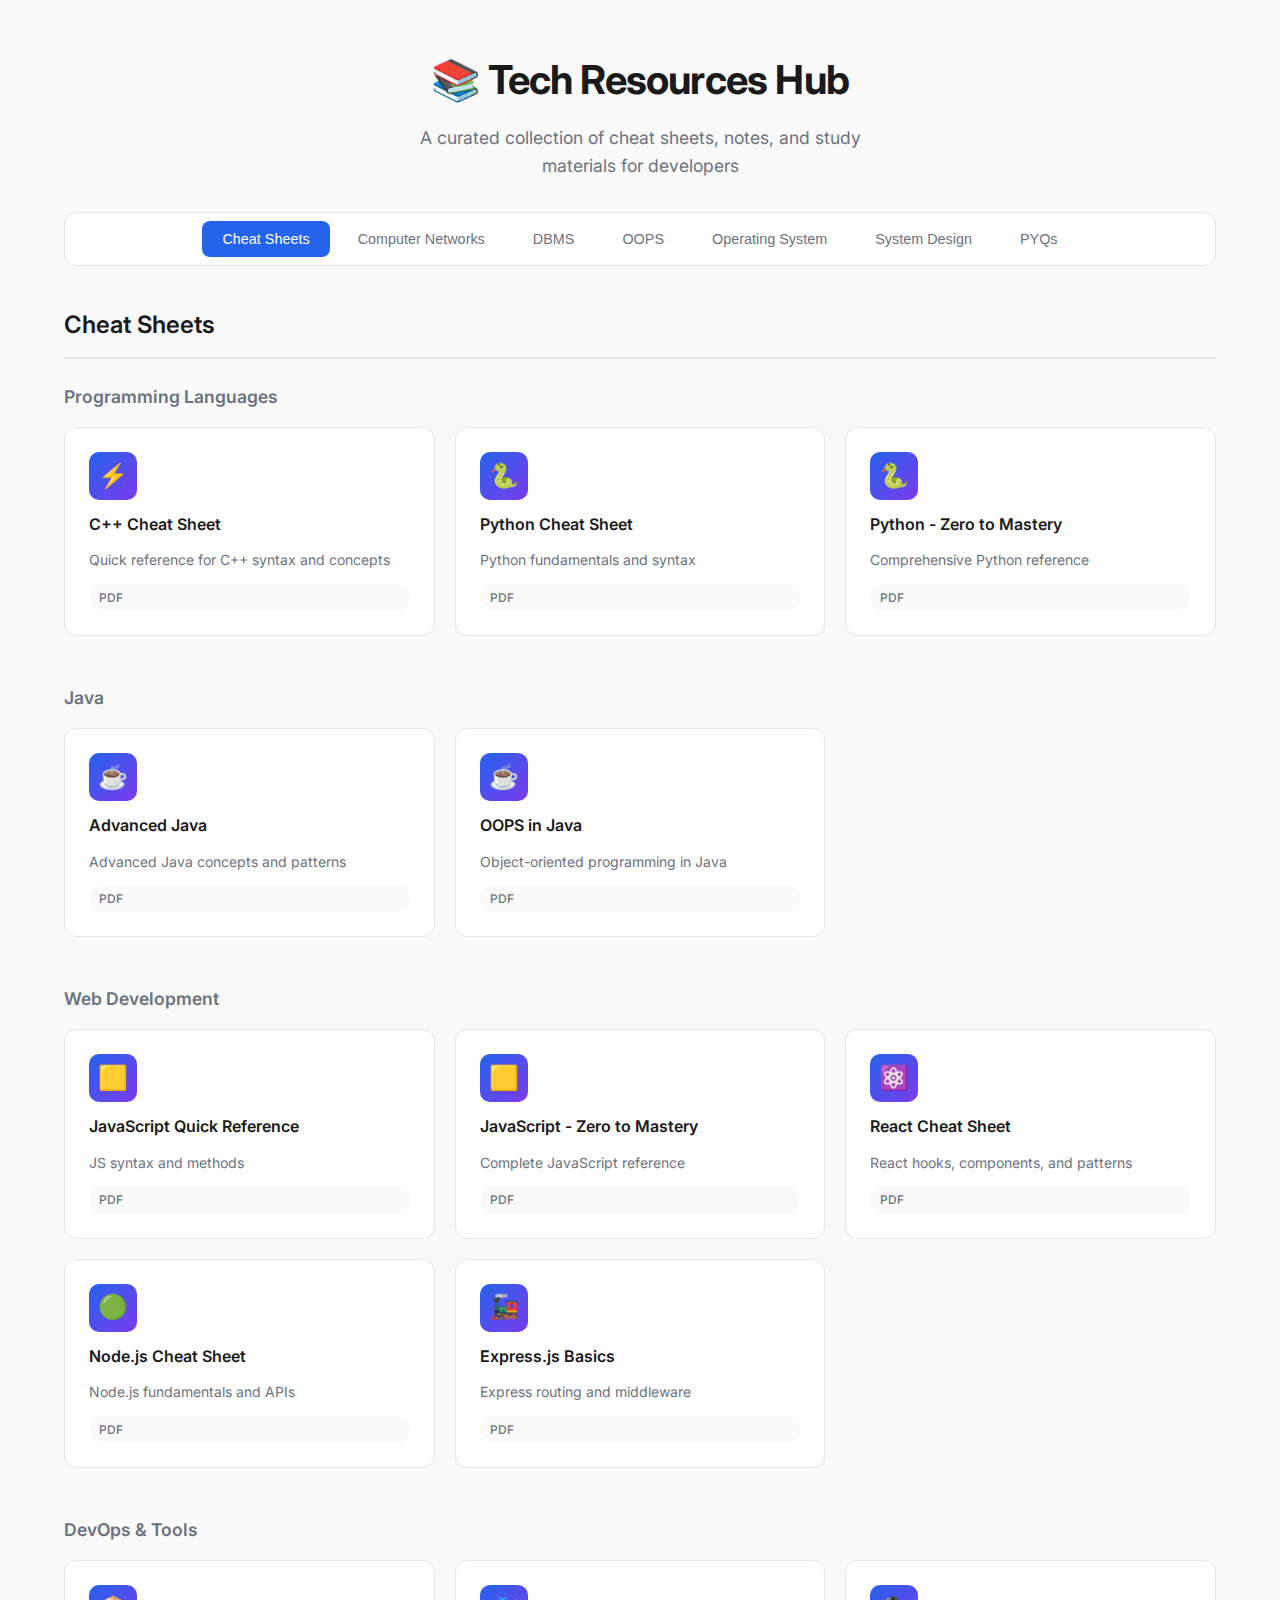
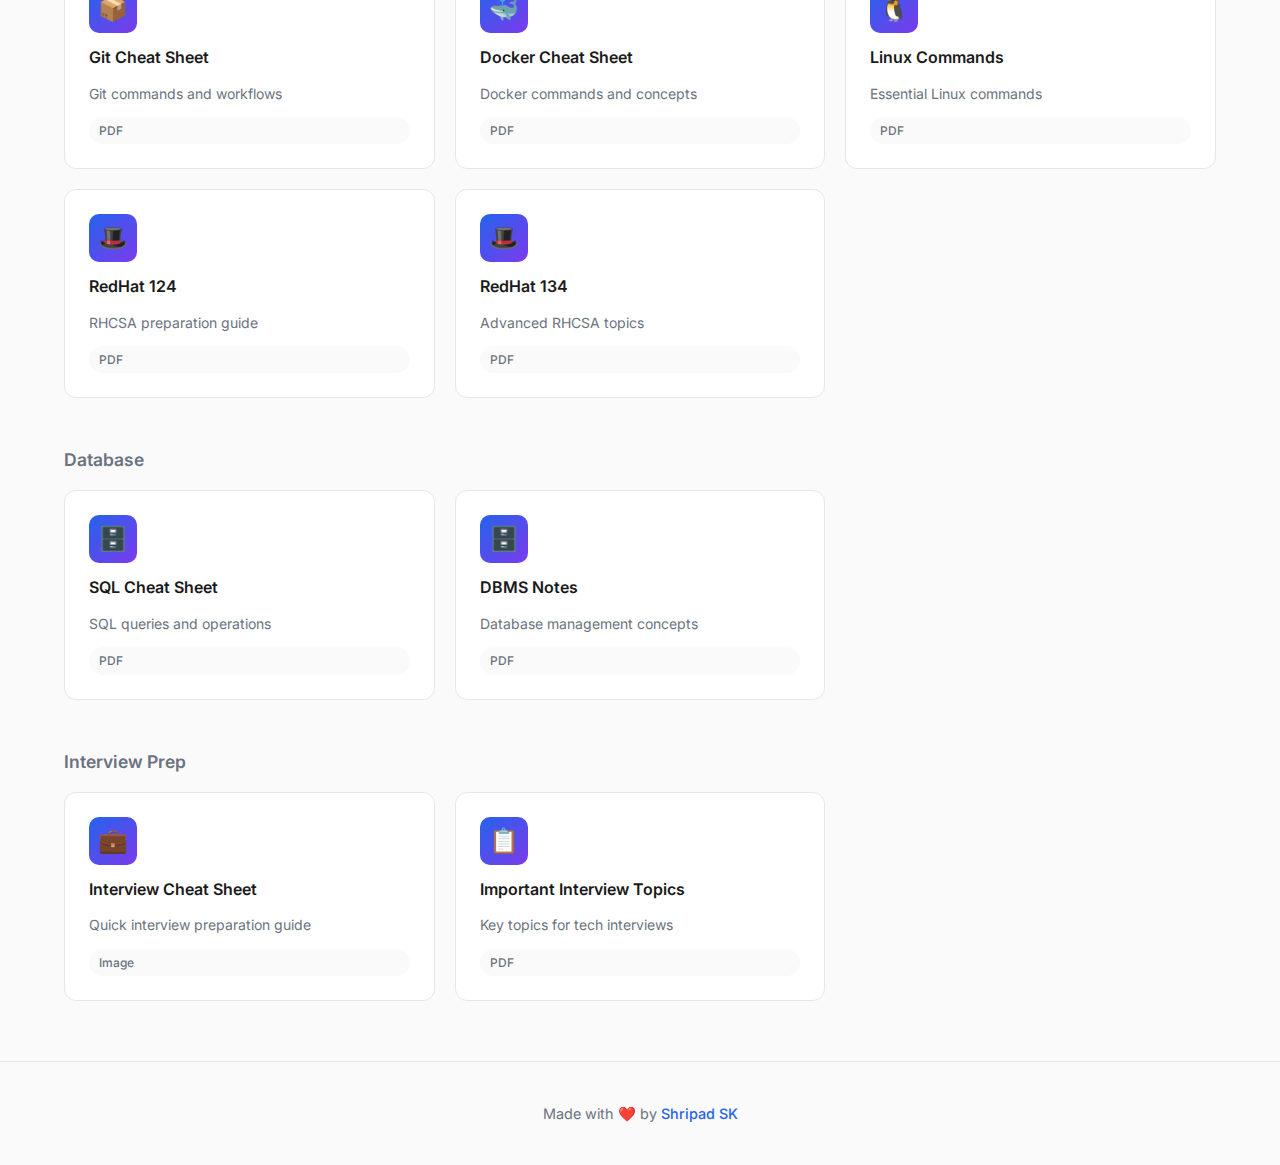
<file: index.html>
<!DOCTYPE html>
<html lang="en">
<head>
    <meta charset="UTF-8">
    <meta name="viewport" content="width=device-width, initial-scale=1.0">
    <title>Tech Resources Hub</title>
    <link rel="preconnect" href="https://fonts.googleapis.com">
    <link rel="preconnect" href="https://fonts.gstatic.com" crossorigin>
    <link href="https://fonts.googleapis.com/css2?family=Inter:wght@300;400;500;600;700&display=swap" rel="stylesheet">
    <style>
        * {
            margin: 0;
            padding: 0;
            box-sizing: border-box;
        }

        :root {
            --bg-primary: #fafafa;
            --bg-secondary: #ffffff;
            --text-primary: #1a1a1a;
            --text-secondary: #6b7280;
            --accent: #2563eb;
            --accent-hover: #1d4ed8;
            --border: #e5e7eb;
            --shadow: 0 1px 3px rgba(0,0,0,0.08);
            --shadow-hover: 0 4px 12px rgba(0,0,0,0.1);
        }

        body {
            font-family: 'Inter', -apple-system, BlinkMacSystemFont, sans-serif;
            background: var(--bg-primary);
            color: var(--text-primary);
            line-height: 1.6;
            min-height: 100vh;
        }

        .container {
            max-width: 1200px;
            margin: 0 auto;
            padding: 0 24px;
        }

        /* Header */
        header {
            padding: 48px 0 32px;
            text-align: center;
        }

        header h1 {
            font-size: 2.5rem;
            font-weight: 700;
            letter-spacing: -0.02em;
            margin-bottom: 12px;
        }

        header p {
            color: var(--text-secondary);
            font-size: 1.1rem;
            max-width: 500px;
            margin: 0 auto;
        }

        /* Navigation */
        .nav-tabs {
            display: flex;
            justify-content: center;
            gap: 8px;
            flex-wrap: wrap;
            margin-bottom: 40px;
            padding: 8px;
            background: var(--bg-secondary);
            border-radius: 12px;
            border: 1px solid var(--border);
        }

        .nav-tab {
            padding: 10px 20px;
            border: none;
            background: transparent;
            color: var(--text-secondary);
            font-size: 0.9rem;
            font-weight: 500;
            cursor: pointer;
            border-radius: 8px;
            transition: all 0.2s ease;
        }

        .nav-tab:hover {
            color: var(--text-primary);
            background: var(--bg-primary);
        }

        .nav-tab.active {
            background: var(--accent);
            color: white;
        }

        /* Sections */
        .section {
            display: none;
            animation: fadeIn 0.3s ease;
        }

        .section.active {
            display: block;
        }

        @keyframes fadeIn {
            from { opacity: 0; transform: translateY(10px); }
            to { opacity: 1; transform: translateY(0); }
        }

        .section-title {
            font-size: 1.5rem;
            font-weight: 600;
            margin-bottom: 24px;
            padding-bottom: 12px;
            border-bottom: 2px solid var(--border);
        }

        /* Resource Grid */
        .resource-grid {
            display: grid;
            grid-template-columns: repeat(auto-fill, minmax(280px, 1fr));
            gap: 20px;
            margin-bottom: 48px;
        }

        .resource-card {
            background: var(--bg-secondary);
            border: 1px solid var(--border);
            border-radius: 12px;
            padding: 24px;
            text-decoration: none;
            color: inherit;
            transition: all 0.2s ease;
            display: flex;
            flex-direction: column;
            gap: 12px;
        }

        .resource-card:hover {
            border-color: var(--accent);
            box-shadow: var(--shadow-hover);
            transform: translateY(-2px);
        }

        .resource-icon {
            width: 48px;
            height: 48px;
            background: linear-gradient(135deg, var(--accent), #7c3aed);
            border-radius: 10px;
            display: flex;
            align-items: center;
            justify-content: center;
            font-size: 1.5rem;
        }

        .resource-card h3 {
            font-size: 1rem;
            font-weight: 600;
        }

        .resource-card p {
            font-size: 0.875rem;
            color: var(--text-secondary);
        }

        .resource-tag {
            display: inline-block;
            padding: 4px 10px;
            background: var(--bg-primary);
            border-radius: 20px;
            font-size: 0.75rem;
            color: var(--text-secondary);
            font-weight: 500;
        }

        /* Subsection */
        .subsection {
            margin-bottom: 32px;
        }

        .subsection-title {
            font-size: 1.1rem;
            font-weight: 600;
            color: var(--text-secondary);
            margin-bottom: 16px;
        }

        /* Footer */
        footer {
            text-align: center;
            padding: 40px 0;
            border-top: 1px solid var(--border);
            margin-top: 60px;
        }

        footer p {
            color: var(--text-secondary);
            font-size: 0.9rem;
        }

        footer a {
            color: var(--accent);
            text-decoration: none;
            font-weight: 500;
        }

        footer a:hover {
            text-decoration: underline;
        }

        .heart {
            color: #ef4444;
        }

        /* Responsive */
        @media (max-width: 640px) {
            header h1 {
                font-size: 1.75rem;
            }
            
            .nav-tabs {
                gap: 4px;
            }
            
            .nav-tab {
                padding: 8px 14px;
                font-size: 0.8rem;
            }
            
            .resource-grid {
                grid-template-columns: 1fr;
            }
        }
    </style>
</head>
<body>
    <div class="container">
        <header>
            <h1>📚 Tech Resources Hub</h1>
            <p>A curated collection of cheat sheets, notes, and study materials for developers</p>
        </header>

        <nav class="nav-tabs">
            <button class="nav-tab active" data-section="cheatsheets">Cheat Sheets</button>
            <button class="nav-tab" data-section="cn">Computer Networks</button>
            <button class="nav-tab" data-section="dbms">DBMS</button>
            <button class="nav-tab" data-section="oops">OOPS</button>
            <button class="nav-tab" data-section="os">Operating System</button>
            <button class="nav-tab" data-section="systemdesign">System Design</button>
            <button class="nav-tab" data-section="pyq">PYQs</button>
        </nav>

        <!-- Cheat Sheets Section -->
        <section id="cheatsheets" class="section active">
            <h2 class="section-title">Cheat Sheets</h2>
            
            <div class="subsection">
                <h3 class="subsection-title">Programming Languages</h3>
                <div class="resource-grid">
                    <a href="CheatSheets/c++.pdf" class="resource-card" target="_blank">
                        <div class="resource-icon">⚡</div>
                        <h3>C++ Cheat Sheet</h3>
                        <p>Quick reference for C++ syntax and concepts</p>
                        <span class="resource-tag">PDF</span>
                    </a>
                    <a href="CheatSheets/python.pdf" class="resource-card" target="_blank">
                        <div class="resource-icon">🐍</div>
                        <h3>Python Cheat Sheet</h3>
                        <p>Python fundamentals and syntax</p>
                        <span class="resource-tag">PDF</span>
                    </a>
                    <a href="CheatSheets/Python_Cheatsheet_Zero_To_Mastery_V1.05 (1).pdf" class="resource-card" target="_blank">
                        <div class="resource-icon">🐍</div>
                        <h3>Python - Zero to Mastery</h3>
                        <p>Comprehensive Python reference</p>
                        <span class="resource-tag">PDF</span>
                    </a>
                </div>
            </div>

            <div class="subsection">
                <h3 class="subsection-title">Java</h3>
                <div class="resource-grid">
                    <a href="CheatSheets/Advance_Java.pdf" class="resource-card" target="_blank">
                        <div class="resource-icon">☕</div>
                        <h3>Advanced Java</h3>
                        <p>Advanced Java concepts and patterns</p>
                        <span class="resource-tag">PDF</span>
                    </a>
                    <a href="CheatSheets/OOPS JAVA.pdf" class="resource-card" target="_blank">
                        <div class="resource-icon">☕</div>
                        <h3>OOPS in Java</h3>
                        <p>Object-oriented programming in Java</p>
                        <span class="resource-tag">PDF</span>
                    </a>
                </div>
            </div>

            <div class="subsection">
                <h3 class="subsection-title">Web Development</h3>
                <div class="resource-grid">
                    <a href="CheatSheets/JavaScript Cheat Sheet & Quick Reference.pdf" class="resource-card" target="_blank">
                        <div class="resource-icon">🟨</div>
                        <h3>JavaScript Quick Reference</h3>
                        <p>JS syntax and methods</p>
                        <span class="resource-tag">PDF</span>
                    </a>
                    <a href="CheatSheets/Javascript_Cheatsheet_Zero_To_Mastery_V11.pdf" class="resource-card" target="_blank">
                        <div class="resource-icon">🟨</div>
                        <h3>JavaScript - Zero to Mastery</h3>
                        <p>Complete JavaScript reference</p>
                        <span class="resource-tag">PDF</span>
                    </a>
                    <a href="CheatSheets/React_Cheatsheet_Zero_To_Mastery_V1.02.pdf" class="resource-card" target="_blank">
                        <div class="resource-icon">⚛️</div>
                        <h3>React Cheat Sheet</h3>
                        <p>React hooks, components, and patterns</p>
                        <span class="resource-tag">PDF</span>
                    </a>
                    <a href="CheatSheets/Node_JS_Cheatsheet_Zero_To_Mastery_V1.01.pdf" class="resource-card" target="_blank">
                        <div class="resource-icon">🟢</div>
                        <h3>Node.js Cheat Sheet</h3>
                        <p>Node.js fundamentals and APIs</p>
                        <span class="resource-tag">PDF</span>
                    </a>
                    <a href="CheatSheets/Express.js Basics Cheat Sheet.pdf" class="resource-card" target="_blank">
                        <div class="resource-icon">🚂</div>
                        <h3>Express.js Basics</h3>
                        <p>Express routing and middleware</p>
                        <span class="resource-tag">PDF</span>
                    </a>
                </div>
            </div>

            <div class="subsection">
                <h3 class="subsection-title">DevOps & Tools</h3>
                <div class="resource-grid">
                    <a href="CheatSheets/git-cheat-sheet.pdf" class="resource-card" target="_blank">
                        <div class="resource-icon">📦</div>
                        <h3>Git Cheat Sheet</h3>
                        <p>Git commands and workflows</p>
                        <span class="resource-tag">PDF</span>
                    </a>
                    <a href="CheatSheets/Docker.pdf" class="resource-card" target="_blank">
                        <div class="resource-icon">🐳</div>
                        <h3>Docker Cheat Sheet</h3>
                        <p>Docker commands and concepts</p>
                        <span class="resource-tag">PDF</span>
                    </a>
                    <a href="CheatSheets/Linux.pdf" class="resource-card" target="_blank">
                        <div class="resource-icon">🐧</div>
                        <h3>Linux Commands</h3>
                        <p>Essential Linux commands</p>
                        <span class="resource-tag">PDF</span>
                    </a>
                    <a href="CheatSheets/Redhat 124.pdf" class="resource-card" target="_blank">
                        <div class="resource-icon">🎩</div>
                        <h3>RedHat 124</h3>
                        <p>RHCSA preparation guide</p>
                        <span class="resource-tag">PDF</span>
                    </a>
                    <a href="CheatSheets/Redhat 134.pdf" class="resource-card" target="_blank">
                        <div class="resource-icon">🎩</div>
                        <h3>RedHat 134</h3>
                        <p>Advanced RHCSA topics</p>
                        <span class="resource-tag">PDF</span>
                    </a>
                </div>
            </div>

            <div class="subsection">
                <h3 class="subsection-title">Database</h3>
                <div class="resource-grid">
                    <a href="CheatSheets/SQL_Cheatsheet_Zero_To_Mastery_V1.01.pdf" class="resource-card" target="_blank">
                        <div class="resource-icon">🗄️</div>
                        <h3>SQL Cheat Sheet</h3>
                        <p>SQL queries and operations</p>
                        <span class="resource-tag">PDF</span>
                    </a>
                    <a href="CheatSheets/DBMS (R22A0504).pdf" class="resource-card" target="_blank">
                        <div class="resource-icon">🗄️</div>
                        <h3>DBMS Notes</h3>
                        <p>Database management concepts</p>
                        <span class="resource-tag">PDF</span>
                    </a>
                </div>
            </div>

            <div class="subsection">
                <h3 class="subsection-title">Interview Prep</h3>
                <div class="resource-grid">
                    <a href="CheatSheets/Interview_CheatSheet.webp" class="resource-card" target="_blank">
                        <div class="resource-icon">💼</div>
                        <h3>Interview Cheat Sheet</h3>
                        <p>Quick interview preparation guide</p>
                        <span class="resource-tag">Image</span>
                    </a>
                    <a href="Important topics interview.pdf" class="resource-card" target="_blank">
                        <div class="resource-icon">📋</div>
                        <h3>Important Interview Topics</h3>
                        <p>Key topics for tech interviews</p>
                        <span class="resource-tag">PDF</span>
                    </a>
                </div>
            </div>
        </section>

        <!-- Computer Networks Section -->
        <section id="cn" class="section">
            <h2 class="section-title">Computer Networks</h2>
            <div class="resource-grid">
                <a href="Computer Network Resources/CN Written notes/" class="resource-card" target="_blank">
                    <div class="resource-icon">📝</div>
                    <h3>CN Written Notes</h3>
                    <p>Handwritten notes for Computer Networks</p>
                    <span class="resource-tag">Folder</span>
                </a>
                <a href="Computer Network Resources/Quick Guide/" class="resource-card" target="_blank">
                    <div class="resource-icon">⚡</div>
                    <h3>Quick Guide</h3>
                    <p>Quick reference for CN concepts</p>
                    <span class="resource-tag">Folder</span>
                </a>
            </div>
        </section>

        <!-- DBMS Section -->
        <section id="dbms" class="section">
            <h2 class="section-title">Database Management System</h2>
            <div class="resource-grid">
                <a href="DBMS/DBMS Quick Guide/" class="resource-card" target="_blank">
                    <div class="resource-icon">⚡</div>
                    <h3>DBMS Quick Guide</h3>
                    <p>Quick reference for DBMS concepts</p>
                    <span class="resource-tag">Folder</span>
                </a>
                <a href="DBMS/DBMS Written notes/" class="resource-card" target="_blank">
                    <div class="resource-icon">📝</div>
                    <h3>DBMS Written Notes</h3>
                    <p>Handwritten notes for DBMS</p>
                    <span class="resource-tag">Folder</span>
                </a>
            </div>
        </section>

        <!-- OOPS Section -->
        <section id="oops" class="section">
            <h2 class="section-title">Object-Oriented Programming</h2>
            <div class="resource-grid">
                <a href="OOPS Resources/OOPS revise.pdf" class="resource-card" target="_blank">
                    <div class="resource-icon">📖</div>
                    <h3>OOPS Revision</h3>
                    <p>Quick revision notes for OOPS</p>
                    <span class="resource-tag">PDF</span>
                </a>
                <a href="OOPS Resources/Interview Questions/" class="resource-card" target="_blank">
                    <div class="resource-icon">💼</div>
                    <h3>Interview Questions</h3>
                    <p>OOPS interview questions collection</p>
                    <span class="resource-tag">Folder</span>
                </a>
                <a href="OOPS Resources/Topic-wise notes/" class="resource-card" target="_blank">
                    <div class="resource-icon">📚</div>
                    <h3>Topic-wise Notes</h3>
                    <p>Detailed notes organized by topic</p>
                    <span class="resource-tag">Folder</span>
                </a>
            </div>
        </section>

        <!-- OS Section -->
        <section id="os" class="section">
            <h2 class="section-title">Operating System</h2>
            <div class="resource-grid">
                <a href="Operating System Resources/" class="resource-card" target="_blank">
                    <div class="resource-icon">💻</div>
                    <h3>OS Resources</h3>
                    <p>Operating System study materials</p>
                    <span class="resource-tag">Folder</span>
                </a>
            </div>
        </section>

        <!-- System Design Section -->
        <section id="systemdesign" class="section">
            <h2 class="section-title">System Design</h2>
            <div class="resource-grid">
                <a href="system-design.pdf" class="resource-card" target="_blank">
                    <div class="resource-icon">🏗️</div>
                    <h3>System Design Guide</h3>
                    <p>Comprehensive system design concepts</p>
                    <span class="resource-tag">PDF</span>
                </a>
                <a href="System Design Resources/" class="resource-card" target="_blank">
                    <div class="resource-icon">📁</div>
                    <h3>Additional Resources</h3>
                    <p>More system design materials</p>
                    <span class="resource-tag">Folder</span>
                </a>
            </div>
        </section>

        <!-- PYQ Section -->
        <section id="pyq" class="section">
            <h2 class="section-title">Previous Year Questions</h2>
            <div class="resource-grid">
                <a href="PYQ With Answers - MITAOE/" class="resource-card" target="_blank">
                    <div class="resource-icon">📄</div>
                    <h3>PYQ with Answers - MITAOE</h3>
                    <p>Previous year questions with solutions</p>
                    <span class="resource-tag">Folder</span>
                </a>
            </div>
        </section>
    </div>

    <footer>
        <div class="container">
            <p>Made with <span class="heart">❤️</span> by <a href="https://www.shripadkhandare.in" target="_blank">Shripad SK</a></p>
        </div>
    </footer>

    <script>
        // Tab navigation
        document.querySelectorAll('.nav-tab').forEach(tab => {
            tab.addEventListener('click', () => {
                // Remove active class from all tabs and sections
                document.querySelectorAll('.nav-tab').forEach(t => t.classList.remove('active'));
                document.querySelectorAll('.section').forEach(s => s.classList.remove('active'));
                
                // Add active class to clicked tab and corresponding section
                tab.classList.add('active');
                document.getElementById(tab.dataset.section).classList.add('active');
            });
        });
    </script>
</body>
</html>
</file>
